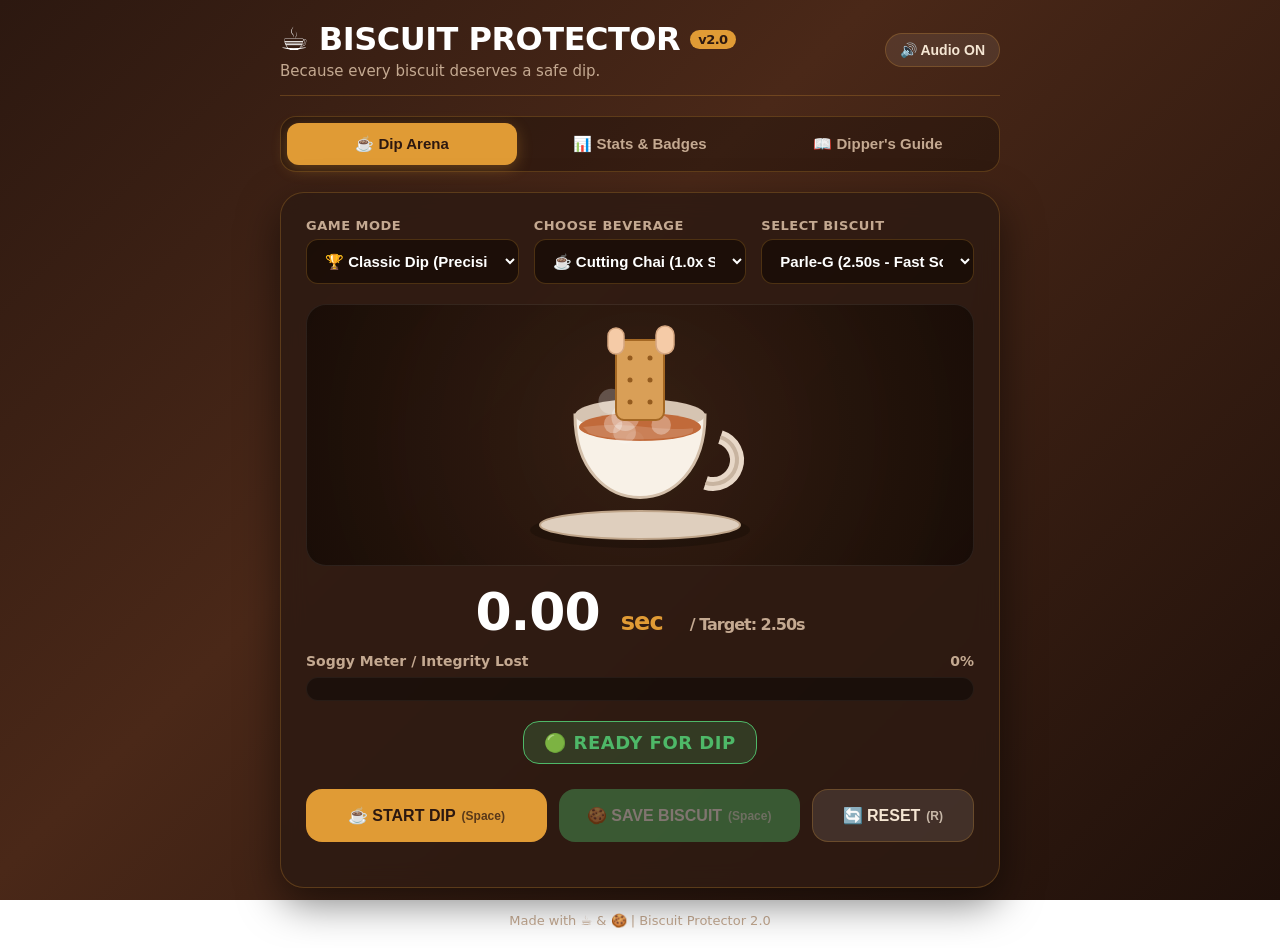
<file: BiscuitProtector2/index.html>
<!DOCTYPE html>
<html lang="en">
<head>
    <meta charset="UTF-8">
    <meta name="viewport" content="width=device-width, initial-scale=1.0">
    <title>Biscuit Protector 2.0 - Ultimate Dipping Simulator</title>
    <link rel="stylesheet" href="style.css">
</head>
<body>
    <div class="app-container">
        <!-- Header -->
        <header class="app-header">
            <div class="logo-area">
                <h1>☕ BISCUIT PROTECTOR <span class="badge">v2.0</span></h1>
                <p class="tagline">Because every biscuit deserves a safe dip.</p>
            </div>
            <div class="top-actions">
                <button id="soundToggleBtn" class="icon-btn" title="Toggle Sound (M)" aria-label="Toggle Sound">
                    <span id="soundIcon">🔊</span> Audio ON
                </button>
            </div>
        </header>

        <!-- Navigation Tabs -->
        <nav class="nav-tabs" role="tablist">
            <button class="tab-btn active" data-tab="gameTab" role="tab" aria-selected="true">☕ Dip Arena</button>
            <button class="tab-btn" data-tab="statsTab" role="tab" aria-selected="false">📊 Stats & Badges</button>
            <button class="tab-btn" data-tab="rulesTab" role="tab" aria-selected="false">📖 Dipper's Guide</button>
        </nav>

        <!-- Tab 1: Game Arena -->
        <main id="gameTab" class="tab-content active" role="tabpanel">
            <div class="card game-card">
                <!-- Mode & Setup Bar -->
                <div class="controls-grid">
                    <div class="control-group">
                        <label for="gameMode">Game Mode</label>
                        <select id="gameMode">
                            <option value="classic">🏆 Classic Dip (Precision)</option>
                            <option value="endurance">🔥 Endurance Challenge (Survival)</option>
                            <option value="zen">🧘 Zen Practice (Free Dipping)</option>
                        </select>
                    </div>

                    <div class="control-group">
                        <label for="beverage">Choose Beverage</label>
                        <select id="beverage">
                            <option value="chai" data-mult="1.0" data-color="#c16a3a">☕ Cutting Chai (1.0x Soak)</option>
                            <option value="coffee" data-mult="1.1" data-color="#6f4e37">☕ Filter Coffee (1.1x Hot Soak)</option>
                            <option value="greenTea" data-mult="0.9" data-color="#8a9a5b">🍵 Green Tea (0.9x Soak)</option>
                            <option value="milk" data-mult="0.8" data-color="#f3e9d2">🥛 Warm Milk (0.8x Slow Soak)</option>
                            <option value="cocoa" data-mult="1.2" data-color="#3d2314">🍫 Hot Chocolate (1.2x Heavy Soak)</option>
                        </select>
                    </div>

                    <div class="control-group">
                        <label for="biscuit">Select Biscuit</label>
                        <select id="biscuit">
                            <option value="parleg" data-time="2.50" data-name="Parle-G">Parle-G (2.50s - Fast Soak)</option>
                            <option value="marie" data-time="3.00" data-name="Marie Gold">Marie Gold (3.00s - Standard)</option>
                            <option value="goodday" data-time="3.50" data-name="Good Day">Good Day (3.50s - Butter Crunch)</option>
                            <option value="hideandseek" data-time="3.00" data-name="Hide & Seek">Hide & Seek (3.00s - Choco Chip)</option>
                            <option value="oreo" data-time="4.00" data-name="Oreo">Oreo (4.00s - Cream Sandwich)</option>
                            <option value="bourbon" data-time="3.20" data-name="Bourbon">Bourbon (3.20s - Choco Sandwich)</option>
                            <option value="digestive" data-time="4.50" data-name="Digestive">Digestive (4.50s - High Fibre)</option>
                            <option value="rusk" data-time="5.00" data-name="Rusk / Toast">Rusk / Toast (5.00s - Extra Dry)</option>
                            <option value="biscoff" data-time="3.80" data-name="Biscoff">Biscoff (3.80s - Caramel Speculoos)</option>
                            <option value="custom" data-time="3.00" data-name="Custom Biscuit">⚙️ Custom Target Time...</option>
                        </select>
                    </div>
                </div>

                <!-- Custom Time Input (Hidden by default) -->
                <div id="customTimeGroup" class="control-group custom-time-box hidden">
                    <label for="customTime">Custom Target Seconds (1.0s to 10.0s)</label>
                    <input type="number" id="customTime" min="1" max="10" step="0.1" value="3.0">
                </div>

                <!-- Visual Canvas Arena -->
                <div class="canvas-wrapper">
                    <canvas id="dipCanvas" width="440" height="260"></canvas>
                    <div id="canvasOverlay" class="canvas-overlay">
                        <span id="streakBadge" class="streak-badge hidden">🔥 Streak: 0</span>
                    </div>
                </div>

                <!-- Live Timer & Integrity Display -->
                <div class="hud-display">
                    <div class="timer-main">
                        <span id="timer">0.00</span>
                        <span class="timer-unit">sec</span>
                        <span class="target-label">/ Target: <span id="targetTimeLabel">2.50</span>s</span>
                    </div>

                    <div class="progress-section">
                        <div class="progress-info">
                            <span>Soggy Meter / Integrity Lost</span>
                            <span id="percentage">0%</span>
                        </div>
                        <div class="progress-bar">
                            <div class="progress-fill" id="progressFill"></div>
                        </div>
                    </div>

                    <div id="status" class="status-badge status-ready">🟢 READY FOR DIP</div>
                </div>

                <!-- Action Controls -->
                <div class="buttons">
                    <button id="startBtn" class="btn btn-primary" onclick="startDip()">☕ START DIP <span class="key-hint">(Space)</span></button>
                    <button id="stopBtn" class="btn btn-success" onclick="stopDip()" disabled>🍪 SAVE BISCUIT <span class="key-hint">(Space)</span></button>
                    <button id="resetBtn" class="btn btn-secondary" onclick="resetDip()">🔄 RESET <span class="key-hint">(R)</span></button>
                </div>

                <!-- Result Card -->
                <div id="resultCard" class="result-card hidden">
                    <div id="resultTitle" class="result-title"></div>
                    <div id="resultScore" class="result-score"></div>
                    <div id="resultDetails" class="result-details"></div>
                </div>
            </div>
        </main>

        <!-- Tab 2: Stats & Achievements -->
        <section id="statsTab" class="tab-content hidden" role="tabpanel">
            <div class="card stats-card">
                <h2>📊 Dipping Career Statistics</h2>
                <div class="stats-grid">
                    <div class="stat-box">
                        <div class="stat-number" id="statTotalDips">0</div>
                        <div class="stat-label">Total Dips</div>
                    </div>
                    <div class="stat-box">
                        <div class="stat-number" id="statSavedDips">0</div>
                        <div class="stat-label">Saved Biscuits</div>
                    </div>
                    <div class="stat-box">
                        <div class="stat-number" id="statLostBiscuits">0</div>
                        <div class="stat-label">Lost to Tea Bottom</div>
                    </div>
                    <div class="stat-box">
                        <div class="stat-number" id="statBestStreak">0</div>
                        <div class="stat-label">Best Survival Streak</div>
                    </div>
                    <div class="stat-box">
                        <div class="stat-number" id="statAvgAccuracy">0.00s</div>
                        <div class="stat-label">Avg Error Margin</div>
                    </div>
                </div>

                <div class="achievements-section">
                    <h2>🏆 Master Dipper Achievements</h2>
                    <div class="achievements-grid" id="achievementsGrid">
                        <!-- Populated by JavaScript -->
                    </div>
                </div>

                <div class="stats-footer">
                    <button class="btn btn-danger" onclick="resetCareerStats()">🗑️ Reset Statistics</button>
                </div>
            </div>
        </section>

        <!-- Tab 3: Guide & Manual -->
        <section id="rulesTab" class="tab-content hidden" role="tabpanel">
            <div class="card guide-card">
                <h2>📖 The Official Dipping Handbook</h2>
                <p>Welcome to <strong>Biscuit Protector</strong>! The golden rule of tea time: <em>a biscuit dipped too short lacks flavor; a biscuit dipped too long sinks into eternity.</em></p>

                <h3>🎮 How to Play</h3>
                <ol class="guide-list">
                    <li><strong>Select your biscuit & beverage:</strong> Higher density biscuits (like Rusk or Digestive) hold up longer, while light biscuits (Parle-G) crumble fast! Hotter beverages accelerate soggy absorption.</li>
                    <li><strong>Press START DIP (or Spacebar):</strong> Watch the liquid soak into the biscuit and listen to the ticking tension audio.</li>
                    <li><strong>Press SAVE BISCUIT (or Spacebar):</strong> Click just before the soggy meter hits 100%!</li>
                    <li><strong>Avoid the Drop:</strong> If the timer exceeds 100%, your biscuit will snap and fall to the bottom of the cup with a sad plop!</li>
                </ol>

                <h3>🔥 Game Modes</h3>
                <ul>
                    <li><strong>Classic Dip:</strong> Practice precision timing. Target 100/100 points by stopping right on the target time.</li>
                    <li><strong>Endurance Challenge:</strong> Survive continuous rounds of random biscuits. One lost biscuit ends your streak!</li>
                    <li><strong>Zen Practice:</strong> Free dipping with visual soak indicators without game overs.</li>
                </ul>

                <h3>⌨️ Keyboard Shortcuts</h3>
                <div class="shortcuts-grid">
                    <div class="shortcut-item"><kbd>Spacebar</kbd> Start Dip / Save Biscuit</div>
                    <div class="shortcut-item"><kbd>R</kbd> Reset Dip</div>
                    <div class="shortcut-item"><kbd>M</kbd> Toggle Sound Mute</div>
                    <div class="shortcut-item"><kbd>1</kbd>, <kbd>2</kbd>, <kbd>3</kbd> Switch Tabs</div>
                </div>
            </div>
        </section>

        <!-- Footer -->
        <footer class="app-footer">
            <p>Made with ☕ & 🍪 | Biscuit Protector 2.0</p>
        </footer>
    </div>

    <script src="script.js"></script>
</body>
</html>
</file>
<file: BiscuitProtector2/style.css>
:root {
    --bg-gradient: linear-gradient(135deg, #2c1810 0%, #4a2818 40%, #1f100a 100%);
    --card-bg: rgba(45, 27, 18, 0.85);
    --card-border: rgba(224, 155, 53, 0.25);
    --text-main: #f5e6d3;
    --text-muted: #c4a991;
    --primary: #e09b35;
    --primary-hover: #f3af4a;
    --accent-chai: #d87d4a;
    --success: #4eb868;
    --warning: #f1b738;
    --danger: #e65252;
    --shadow: 0 15px 40px rgba(0, 0, 0, 0.5);
    --font-family: 'Segoe UI', system-ui, -apple-system, sans-serif;
}

* {
    box-sizing: border-box;
    margin: 0;
    padding: 0;
}

body {
    font-family: var(--font-family);
    min-height: 100vh;
    background: var(--bg-gradient);
    background-attachment: fixed;
    color: var(--text-main);
    display: flex;
    justify-content: center;
    align-items: flex-start;
    padding: 20px;
}

.app-container {
    width: 100%;
    max-width: 720px;
    margin: 0 auto;
}

/* Header */
.app-header {
    display: flex;
    justify-content: space-between;
    align-items: center;
    margin-bottom: 20px;
    padding-bottom: 15px;
    border-bottom: 1px solid var(--card-border);
}

.logo-area h1 {
    font-size: 32px;
    font-weight: 800;
    color: #fff;
    letter-spacing: -0.5px;
    display: flex;
    align-items: center;
    gap: 10px;
}

.logo-area .badge {
    font-size: 13px;
    background: var(--primary);
    color: #2c1810;
    padding: 2px 8px;
    border-radius: 12px;
    font-weight: bold;
}

.tagline {
    font-size: 15px;
    color: var(--text-muted);
    margin-top: 4px;
}

.icon-btn {
    background: rgba(255, 255, 255, 0.08);
    border: 1px solid var(--card-border);
    color: var(--text-main);
    padding: 8px 14px;
    border-radius: 20px;
    cursor: pointer;
    font-size: 14px;
    font-weight: 600;
    transition: all 0.2s ease;
}

.icon-btn:hover {
    background: rgba(255, 255, 255, 0.15);
    border-color: var(--primary);
}

/* Navigation Tabs */
.nav-tabs {
    display: flex;
    gap: 8px;
    margin-bottom: 20px;
    background: rgba(0, 0, 0, 0.25);
    padding: 6px;
    border-radius: 16px;
    border: 1px solid var(--card-border);
}

.tab-btn {
    flex: 1;
    padding: 12px;
    border: none;
    background: transparent;
    color: var(--text-muted);
    font-weight: 700;
    font-size: 15px;
    border-radius: 12px;
    cursor: pointer;
    transition: all 0.25s ease;
}

.tab-btn:hover {
    color: #fff;
    background: rgba(255, 255, 255, 0.05);
}

.tab-btn.active {
    background: var(--primary);
    color: #2c1810;
    box-shadow: 0 4px 15px rgba(224, 155, 53, 0.3);
}

/* Tab Contents */
.tab-content {
    display: block;
}

.tab-content.hidden {
    display: none !important;
}

/* Cards */
.card {
    background: var(--card-bg);
    backdrop-filter: blur(12px);
    -webkit-backdrop-filter: blur(12px);
    border: 1px solid var(--card-border);
    border-radius: 24px;
    padding: 25px;
    box-shadow: var(--shadow);
}

/* Controls Grid */
.controls-grid {
    display: grid;
    grid-template-columns: repeat(auto-fit, minmax(200px, 1fr));
    gap: 15px;
    margin-bottom: 20px;
}

.control-group {
    display: flex;
    flex-direction: column;
    gap: 6px;
}

.control-group label {
    font-size: 13px;
    font-weight: 700;
    text-transform: uppercase;
    letter-spacing: 0.5px;
    color: var(--text-muted);
}

select, input[type="number"] {
    width: 100%;
    padding: 12px 14px;
    border: 1px solid var(--card-border);
    border-radius: 12px;
    font-size: 15px;
    font-weight: 600;
    background: rgba(20, 10, 5, 0.7);
    color: #fff;
    outline: none;
    transition: border-color 0.2s;
}

select:focus, input[type="number"]:focus {
    border-color: var(--primary);
    box-shadow: 0 0 0 3px rgba(224, 155, 53, 0.2);
}

.custom-time-box {
    margin-bottom: 20px;
    background: rgba(0, 0, 0, 0.2);
    padding: 12px;
    border-radius: 12px;
    border: 1px dashed var(--primary);
}

.hidden {
    display: none !important;
}

/* Canvas Arena */
.canvas-wrapper {
    position: relative;
    width: 100%;
    display: flex;
    justify-content: center;
    background: radial-gradient(circle, rgba(60, 35, 20, 0.6) 0%, rgba(20, 10, 5, 0.8) 100%);
    border-radius: 20px;
    border: 1px solid rgba(255, 255, 255, 0.08);
    overflow: hidden;
    margin-bottom: 20px;
}

canvas {
    max-width: 100%;
    height: auto;
    display: block;
}

.canvas-overlay {
    position: absolute;
    top: 12px;
    right: 12px;
}

.streak-badge {
    background: rgba(230, 82, 82, 0.85);
    color: #fff;
    padding: 6px 14px;
    border-radius: 20px;
    font-weight: 800;
    font-size: 14px;
    box-shadow: 0 4px 10px rgba(0, 0, 0, 0.3);
}

/* HUD Display */
.hud-display {
    text-align: center;
    margin-bottom: 25px;
}

.timer-main {
    font-size: 52px;
    font-weight: 900;
    color: #fff;
    letter-spacing: -1px;
    line-height: 1;
    margin-bottom: 15px;
    font-variant-numeric: tabular-nums;
}

.timer-unit {
    font-size: 24px;
    color: var(--primary);
    margin-left: 4px;
    font-weight: 700;
}

.target-label {
    font-size: 16px;
    color: var(--text-muted);
    font-weight: 600;
    margin-left: 10px;
}

/* Progress Section */
.progress-section {
    text-align: left;
    margin-bottom: 20px;
}

.progress-info {
    display: flex;
    justify-content: space-between;
    font-size: 14px;
    font-weight: 700;
    color: var(--text-muted);
    margin-bottom: 8px;
}

.progress-bar {
    width: 100%;
    height: 24px;
    background: rgba(0, 0, 0, 0.4);
    border-radius: 12px;
    overflow: hidden;
    padding: 3px;
    border: 1px solid rgba(255, 255, 255, 0.05);
}

.progress-fill {
    width: 0%;
    height: 100%;
    border-radius: 9px;
    background: linear-gradient(90deg, #4eb868 0%, #f1b738 60%, #e65252 100%);
    transition: width 0.08s linear;
}

/* Status Badge */
.status-badge {
    font-size: 18px;
    font-weight: 800;
    padding: 10px 20px;
    border-radius: 16px;
    display: inline-block;
    letter-spacing: 0.5px;
    transition: all 0.3s cubic-bezier(0.175, 0.885, 0.32, 1.275);
}

.status-ready { background: rgba(78, 184, 104, 0.2); color: #4eb868; border: 1px solid #4eb868; }
.status-safe { background: rgba(78, 184, 104, 0.25); color: #6be387; }
.status-close { background: rgba(241, 183, 56, 0.25); color: #f5cf6d; }
.status-warn { background: rgba(230, 82, 82, 0.25); color: #ff8585; animation: pulse 0.8s infinite alternate; }
.status-collapsed { background: rgba(230, 82, 82, 0.5); color: #fff; transform: scale(1.05); }

@keyframes pulse {
    from { opacity: 0.8; transform: scale(1); }
    to { opacity: 1; transform: scale(1.03); }
}

/* Buttons */
.buttons {
    display: flex;
    gap: 12px;
    margin-bottom: 20px;
}

.btn {
    flex: 1;
    padding: 16px 20px;
    border: none;
    border-radius: 16px;
    font-size: 16px;
    font-weight: 800;
    cursor: pointer;
    transition: all 0.2s ease;
    display: flex;
    align-items: center;
    justify-content: center;
    gap: 6px;
}

.btn:hover:not(:disabled) {
    transform: translateY(-2px);
    box-shadow: 0 8px 20px rgba(0, 0, 0, 0.3);
}

.btn:active:not(:disabled) {
    transform: translateY(1px);
}

.btn:disabled {
    opacity: 0.4;
    cursor: not-allowed;
}

.btn-primary { background: var(--primary); color: #2c1810; }
.btn-primary:hover:not(:disabled) { background: var(--primary-hover); }

.btn-success { background: var(--success); color: #fff; }
.btn-secondary { background: rgba(255, 255, 255, 0.1); color: var(--text-main); border: 1px solid var(--card-border); flex: 0.6; }
.btn-danger { background: var(--danger); color: #fff; }

.key-hint {
    font-size: 12px;
    opacity: 0.75;
    font-weight: 600;
}

/* Result Card */
.result-card {
    background: rgba(0, 0, 0, 0.35);
    border: 1px solid var(--card-border);
    border-radius: 16px;
    padding: 20px;
    text-align: center;
    margin-top: 15px;
    animation: fadeIn 0.3s ease;
}

.result-title {
    font-size: 22px;
    font-weight: 800;
    margin-bottom: 6px;
}

.result-score {
    font-size: 28px;
    font-weight: 900;
    color: var(--primary);
    margin-bottom: 8px;
}

.result-details {
    font-size: 14px;
    color: var(--text-muted);
}

/* Stats Section */
.stats-grid {
    display: grid;
    grid-template-columns: repeat(auto-fit, minmax(130px, 1fr));
    gap: 12px;
    margin: 20px 0 30px;
}

.stat-box {
    background: rgba(0, 0, 0, 0.3);
    padding: 16px 12px;
    border-radius: 16px;
    text-align: center;
    border: 1px solid rgba(255, 255, 255, 0.05);
}

.stat-number {
    font-size: 28px;
    font-weight: 900;
    color: var(--primary);
    margin-bottom: 4px;
}

.stat-label {
    font-size: 12px;
    color: var(--text-muted);
    font-weight: 700;
    text-transform: uppercase;
}

/* Achievements */
.achievements-section {
    margin-top: 25px;
}

.achievements-section h2 {
    font-size: 20px;
    margin-bottom: 15px;
}

.achievements-grid {
    display: grid;
    grid-template-columns: repeat(auto-fit, minmax(200px, 1fr));
    gap: 12px;
}

.achievement-card {
    background: rgba(0, 0, 0, 0.25);
    border: 1px solid rgba(255, 255, 255, 0.08);
    border-radius: 14px;
    padding: 12px;
    display: flex;
    align-items: center;
    gap: 12px;
    opacity: 0.5;
    filter: grayscale(80%);
    transition: all 0.3s ease;
}

.achievement-card.unlocked {
    opacity: 1;
    filter: grayscale(0%);
    border-color: var(--primary);
    background: rgba(224, 155, 53, 0.1);
}

.achievement-icon {
    font-size: 28px;
}

.achievement-info h4 {
    font-size: 14px;
    color: #fff;
    margin-bottom: 2px;
}

.achievement-info p {
    font-size: 11px;
    color: var(--text-muted);
}

.stats-footer {
    margin-top: 25px;
    text-align: right;
}

/* Guide Section */
.guide-card h2, .guide-card h3 {
    color: var(--primary);
    margin-bottom: 12px;
}

.guide-card h3 {
    margin-top: 20px;
    font-size: 18px;
}

.guide-card p {
    line-height: 1.6;
    margin-bottom: 15px;
    color: var(--text-muted);
}

.guide-list {
    padding-left: 20px;
    line-height: 1.8;
    color: var(--text-muted);
}

.shortcuts-grid {
    display: grid;
    grid-template-columns: repeat(auto-fit, minmax(200px, 1fr));
    gap: 10px;
    margin-top: 10px;
}

.shortcut-item {
    background: rgba(0, 0, 0, 0.3);
    padding: 10px 14px;
    border-radius: 10px;
    font-size: 14px;
}

kbd {
    background: var(--primary);
    color: #2c1810;
    padding: 2px 6px;
    border-radius: 6px;
    font-weight: 800;
    font-size: 12px;
}

/* Footer */
.app-footer {
    text-align: center;
    margin-top: 25px;
    font-size: 13px;
    color: var(--text-muted);
}

@keyframes fadeIn {
    from { opacity: 0; transform: translateY(6px); }
    to { opacity: 1; transform: translateY(0); }
}

@media (max-width: 600px) {
    .buttons {
        flex-direction: column;
    }
    .timer-main {
        font-size: 42px;
    }
    .logo-area h1 {
        font-size: 24px;
    }
}
</file>
